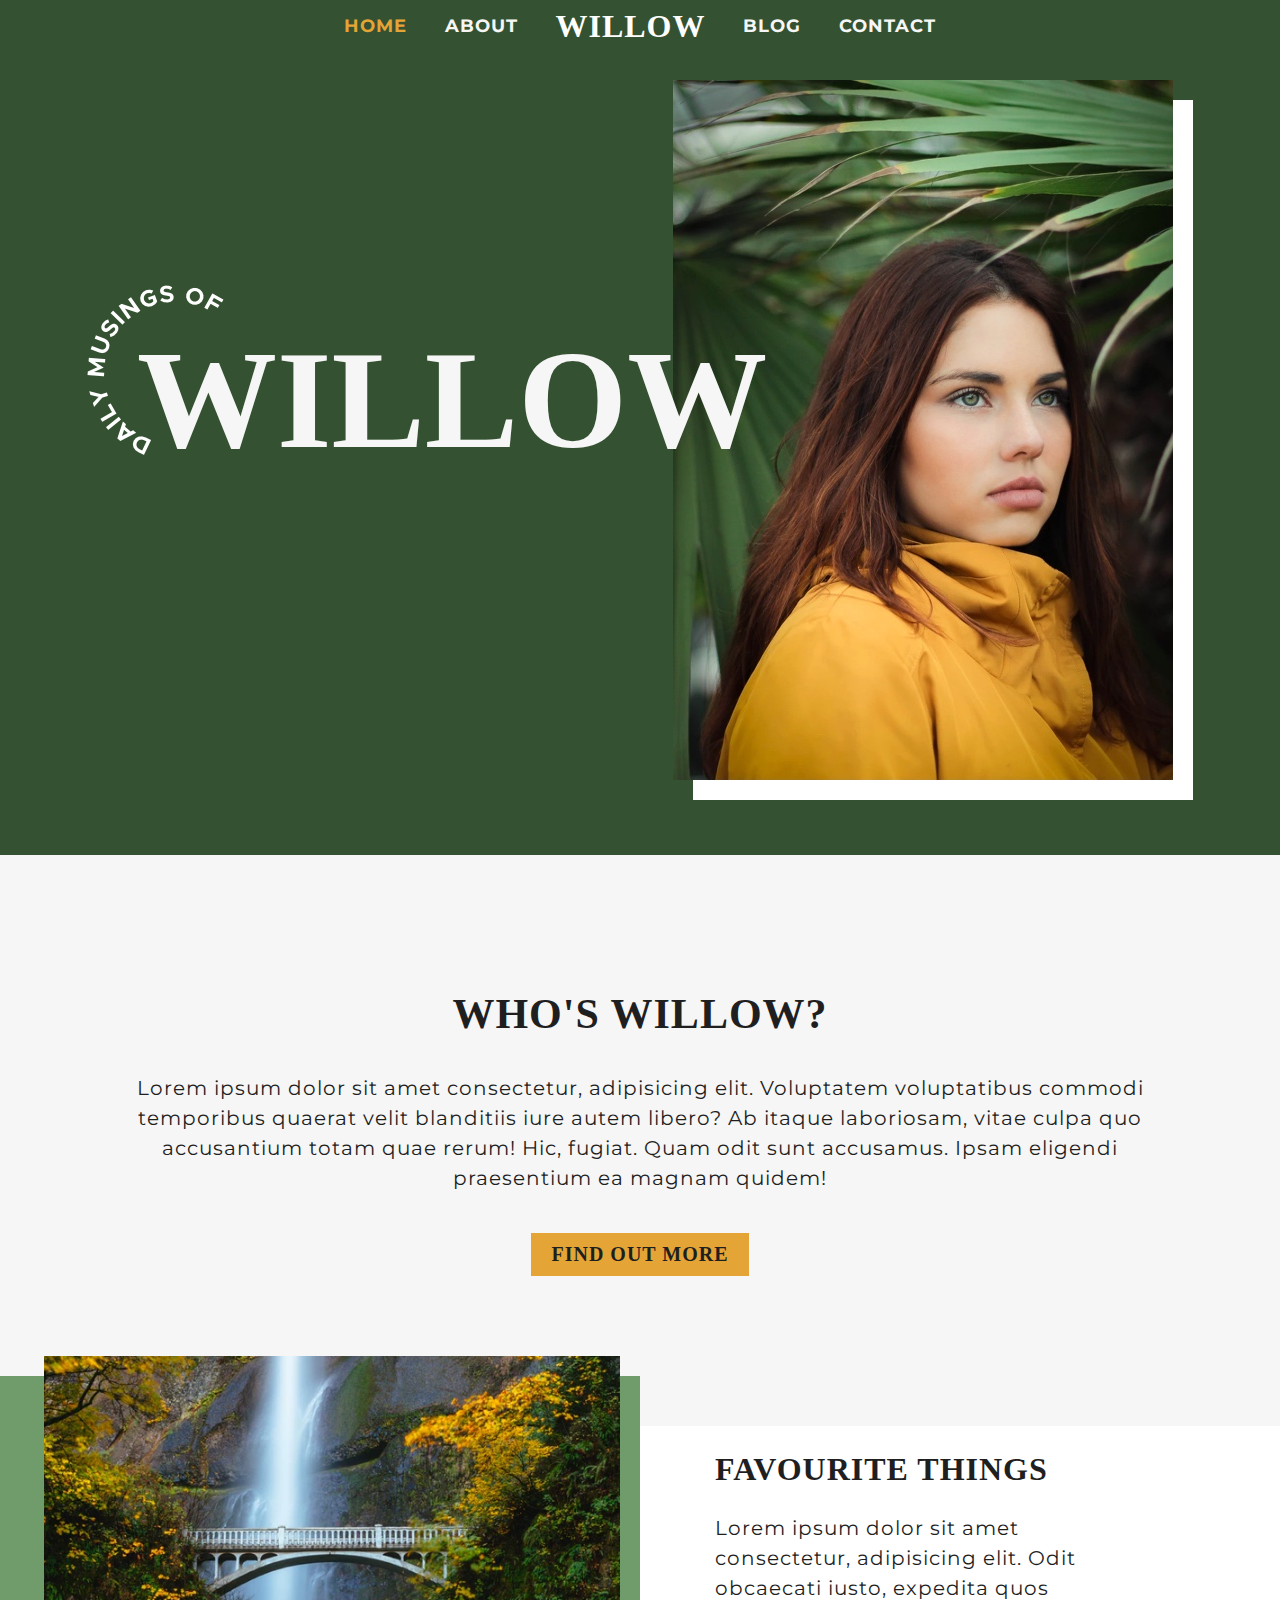
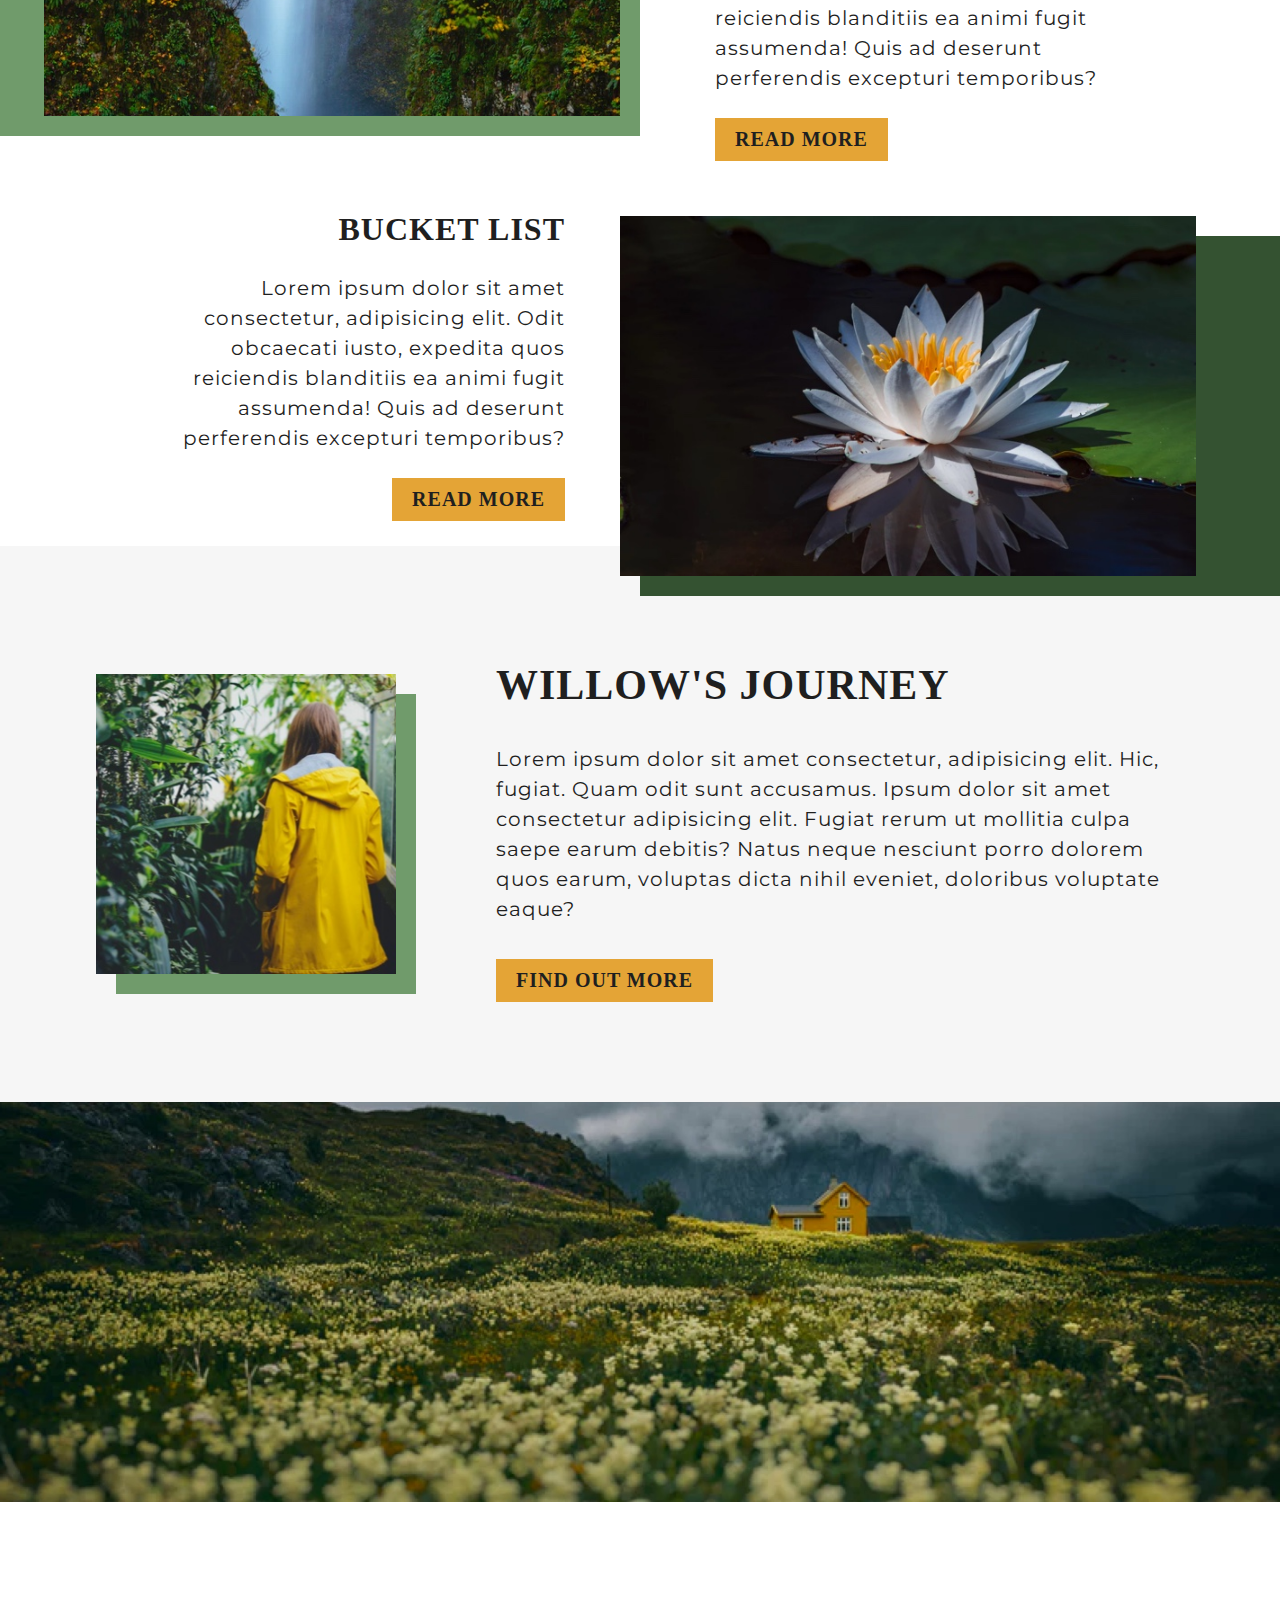
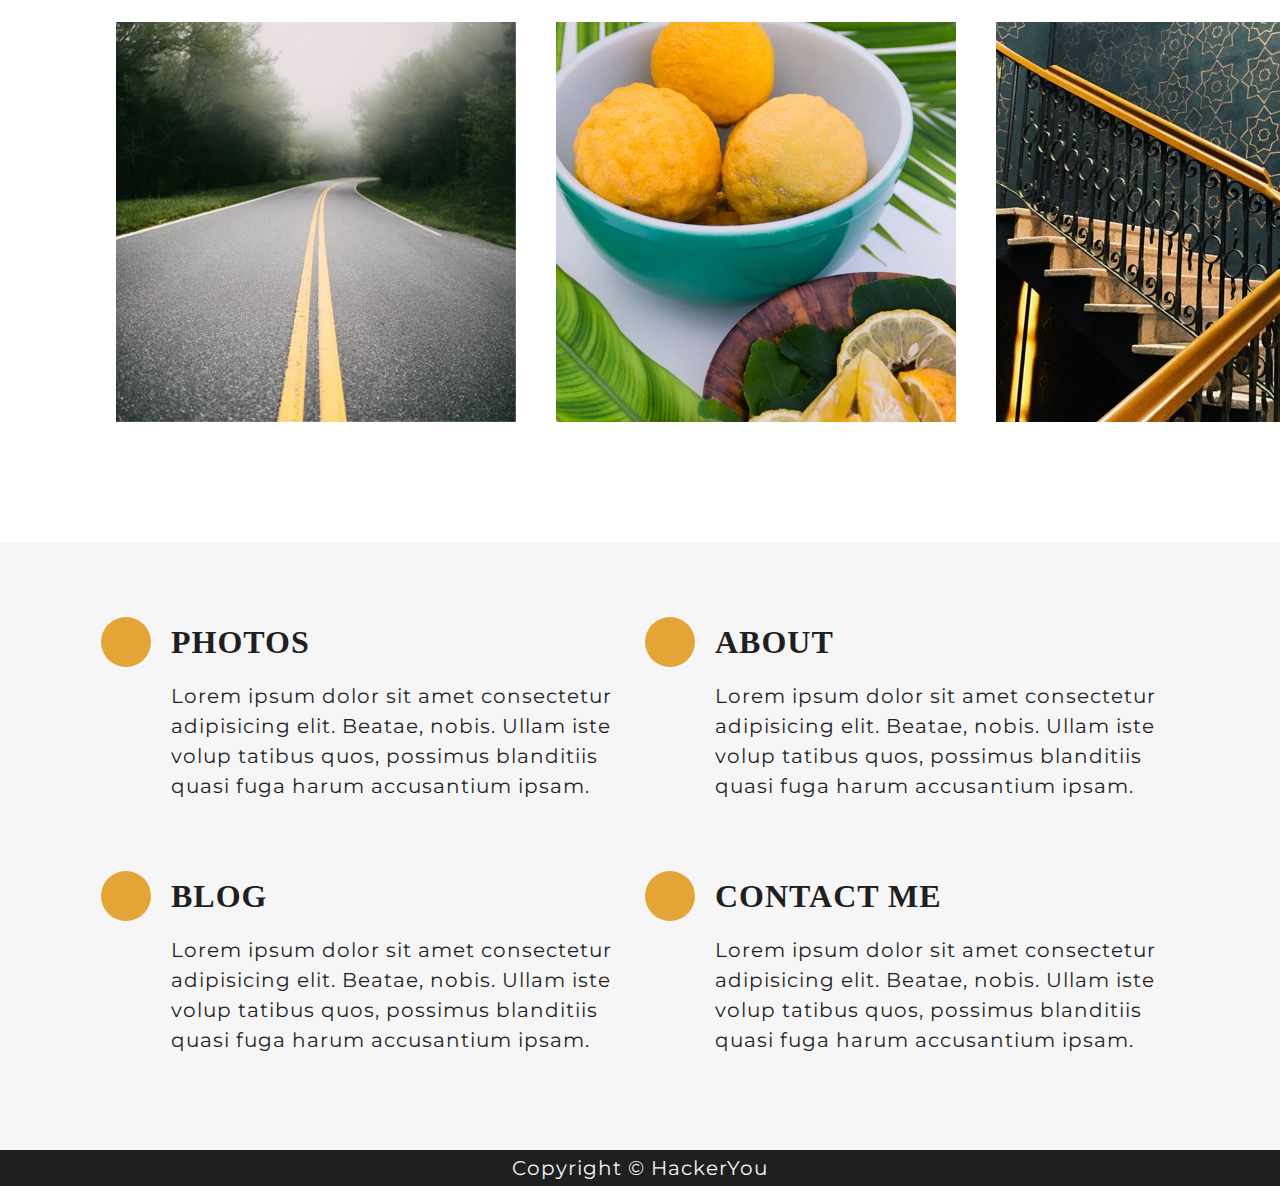
<file: index.html>
<!DOCTYPE html>
<html lang="en">
<head>
     <meta charset="UTF-8">
     <meta name="viewport" content="width=device-width, initial-scale=1.0">
     <meta http-equiv="X-UA-Compatible" content="ie=edge">
     <title>Willow</title>
     <link rel="stylesheet" href="https://use.fontawesome.com/releases/v5.4.2/css/all.css" integrity="sha384-/rXc/GQVaYpyDdyxK+ecHPVYJSN9bmVFBvjA/9eOB+pb3F2w2N6fc5qB9Ew5yIns"
          crossorigin="anonymous">
     <link href="https://fonts.googleapis.com/css?family=Abril+Fatface|Montserrat:400,700" rel="stylesheet">
     <link rel="stylesheet" href="styles/style.css">
</head>
<body>
     <a href="#main" class="skip-link">Skip to main content</a>

     <header class="header--main">
          <div class="top-bar">
               <div class="relativebar">

                    <input class="menu-toggle hidden" id="menu-toggle" type="checkbox"/>
                    <label class='menu-button__container' for="menu-toggle">
                         <i class="fas fa-bars menu-button-icon"></i>
                    </label>
                    <nav class="top-bar-nav">
                         <ul class="top-nav">
                              <li class="top-nav__item"><a href="index.html" class="top-nav__link top-nav__link--active">Home</a></li>
                              <li class="top-nav__item"><a href="#about" class="top-nav__link">About</a></li>
                              <li class="top-nav__item top-nav__item--large"><a href="#main" class="top-nav__link top-nav__link--large">Willow</a></li>
                              <li class="top-nav__item"><a href="blog.html" class="top-nav__link">Blog</a></li>
                              <li class="top-nav__item"><a href="contact.html" class="top-nav__link">Contact</a></li>
                         </ul>
                    </nav>
               </div>
          </div>
          <div class="wrapper">
               <div class="main-title-wrap">
                    <img src="styles/assets/circle-text.png" class="main-title__prefix" alt="">
                    <h1 class="main-title--main-page"><span class="visually-hidden">Daily musings of</span> Willow</h1>
               </div>
               <div class="willow-pic">
                    <img src="styles/assets/home-image-1.jpg" alt="A picture of Willow looking sensually into the distance" class="willow-pic__img">
               </div>
          </div>
     </header>
     <main id="main">
          <section id="about" class="about-section">
               <div class="wrapper">
                    <h2 class="title--large">Who's Willow?</h2>
                    <p class="content about-section__content">Lorem ipsum dolor sit amet consectetur, adipisicing elit. Voluptatem voluptatibus commodi temporibus quaerat velit blanditiis iure autem libero? Ab itaque laboriosam, vitae culpa quo accusantium totam quae rerum! Hic, fugiat. Quam odit sunt accusamus. Ipsam eligendi praesentium ea magnam quidem!</p>
                    <div class="more-button">
                         <a href="#" class="more-button__link">Find out more</a>
                    </div>
               </div>
          </section>
          <section id="blog" class="blog-section">
               <div class="blog-section__post blog-section__post--left">
                    <div class="blog-section__picture blog-section__picture--left">
                         <div class="blog-section__img-background blog-section__img-background--left">
                              <img class="blog-section__img" src="styles/assets/home-image-2.jpg" alt="A Bridge crossing a river with waterfall in the background">
                         </div>
                    </div>
                    <div class="blog-section__description">
                         <h3 class="title--small">Favourite Things</h3>
                         <p class="blog-section__content--left content">Lorem ipsum dolor sit amet consectetur, adipisicing elit. Odit obcaecati iusto, expedita quos reiciendis blanditiis ea animi fugit assumenda! Quis ad deserunt perferendis excepturi temporibus?</p>
                         <div class="more-button">
                              <a href="#" class="more-button__link">Read more</a>
                         </div>
                    </div>
               </div>
               <div class="blog-section__post blog-section__post--right">
                    <div class="blog-section__picture blog-section__picture--right">
                         <div class="blog-section__img-background blog-section__img-background--right">
                              <img class="blog-section__img" src="styles/assets/home-image-3.jpg" alt="A water lily floating on water">
                         </div>
                    </div>
                    <div class="blog-section__description blog-section__description--right">
                         <h3 class="title--small">Bucket List</h3>
                         <p class="blog-section__content--right content">Lorem ipsum dolor sit amet consectetur, adipisicing elit. Odit obcaecati iusto, expedita quos reiciendis blanditiis ea animi fugit assumenda! Quis ad deserunt perferendis excepturi temporibus?</p>
                         <div class="more-button">
                              <a href="#" class="more-button__link">Read more</a>
                         </div>
                    </div>
               </div>
          </section>
          <section id="journey" class="journey-section">
               <div class="wrapper">
                    <div class="journey-section__pic">
                         <img class="journey-section__img" src="styles/assets/home-image-4.jpg" alt="Willow staring sensually at some plants while wearing a yellow raincoat">
                    </div>
                    <div class="journey-section__description">
                         <h2 class="title--large">Willow's Journey</h2>
                         <p class="content journey-section__content">Lorem ipsum dolor sit amet consectetur, adipisicing elit. Hic, fugiat. Quam odit sunt accusamus. Ipsum dolor sit amet consectetur adipisicing elit. Fugiat rerum ut mollitia culpa saepe earum debitis? Natus neque nesciunt porro dolorem quos earum, voluptas dicta nihil eveniet, doloribus voluptate eaque?</p>
                         <div class="more-button">
                              <a href="#" class="more-button__link">Find out more</a>
                         </div>
                    </div>
               </div>
          </section>
          <section id="gallery" class="gallery-section">
               <img class="gallery-section__banner" src="styles/assets/home-image-5.jpg" alt="A farmhouse on a hill">
               <div class="wrapper">
                    <img class="gallery-section__pic" src="styles/assets/home-image-6.jpg" alt="A road going into the distance">
                    <img class="gallery-section__pic" src="styles/assets/home-image-7.jpg" alt="Lemons in a bowl">
                    <img class="gallery-section__pic" src="styles/assets/home-image-8.jpg" alt="A staircase with cool wallpaper">
               </div>
          </section>
          <section id="info" class="info-section">
               <div class="wrapper">
                    <div class="info-section__cell">
                         <div class="info-section__icon">
                              <div class="info-section__icon--round">
                                   <a href="#gallery" class="info-section__icon-link"><i class="fas fa-image"></i></a>
                              </div>
                         </div>
                         <div class="info-section__info">
                              <h3 class="title--small"><a class="title__link" href="#gallery">Photos</a></h3>
                              <p class="info-section__content content">Lorem ipsum dolor sit amet consectetur adipisicing elit. Beatae, nobis. Ullam iste volup tatibus quos, possimus blanditiis quasi fuga harum accusantium ipsam.</p>
                         </div>
                    </div>
                    <div class="info-section__cell">
                         <div class="info-section__icon">
                              <div class="info-section__icon--round">
                                   <a href="#about" class="info-section__icon-link"><i class="fas fa-user"></i></a>
                              </div>
                         </div>
                         <div class="info-section__info">
                              <h3 class="title--small"><a class="title__link" href="#about">About</a></h3>
                              <p class="info-section__content content">Lorem ipsum dolor sit amet consectetur adipisicing elit. Beatae, nobis. Ullam iste volup tatibus quos, possimus
                              blanditiis quasi fuga harum accusantium ipsam.</p>
                         </div>
                    </div>
                    <div class="info-section__cell">
                         <div class="info-section__icon">
                              <div class="info-section__icon--round">
                                   <a href="blog.html" class="info-section__icon-link"><i class="fas fa-tv"></i></i></a>
                              </div>
                         </div>
                         <div class="info-section__info">
                              <h3 class="title--small"><a class="title__link" href="blog.html">Blog</a></h3>
                              <p class="info-section__content content">Lorem ipsum dolor sit amet consectetur adipisicing elit. Beatae, nobis. Ullam iste volup tatibus quos, possimus
                              blanditiis quasi fuga harum accusantium ipsam.</p>
                         </div>
                    </div>
                    <div class="info-section__cell">
                         <div class="info-section__icon">
                              <div class="info-section__icon--round">
                                   <a href="contact.html" class="info-section__icon-link"><i class="fas fa-phone"></i></i></a>
                              </div>
                         </div>
                         <div class="info-section__info">
                              <h3 class="title--small"><a class="title__link" href="contact.html">Contact me</a></h3>
                              <p class="info-section__content content">Lorem ipsum dolor sit amet consectetur adipisicing elit. Beatae, nobis. Ullam iste volup tatibus quos, possimus
                              blanditiis quasi fuga harum accusantium ipsam.</p>
                         </div>
                    </div>
               </div>
          </section>
     </main>
     <footer>
          <div class="copyright">
               <p class="copyright__message">Copyright &copy; HackerYou</p>
          </div>
     </footer>
</body>
</html>
</file>
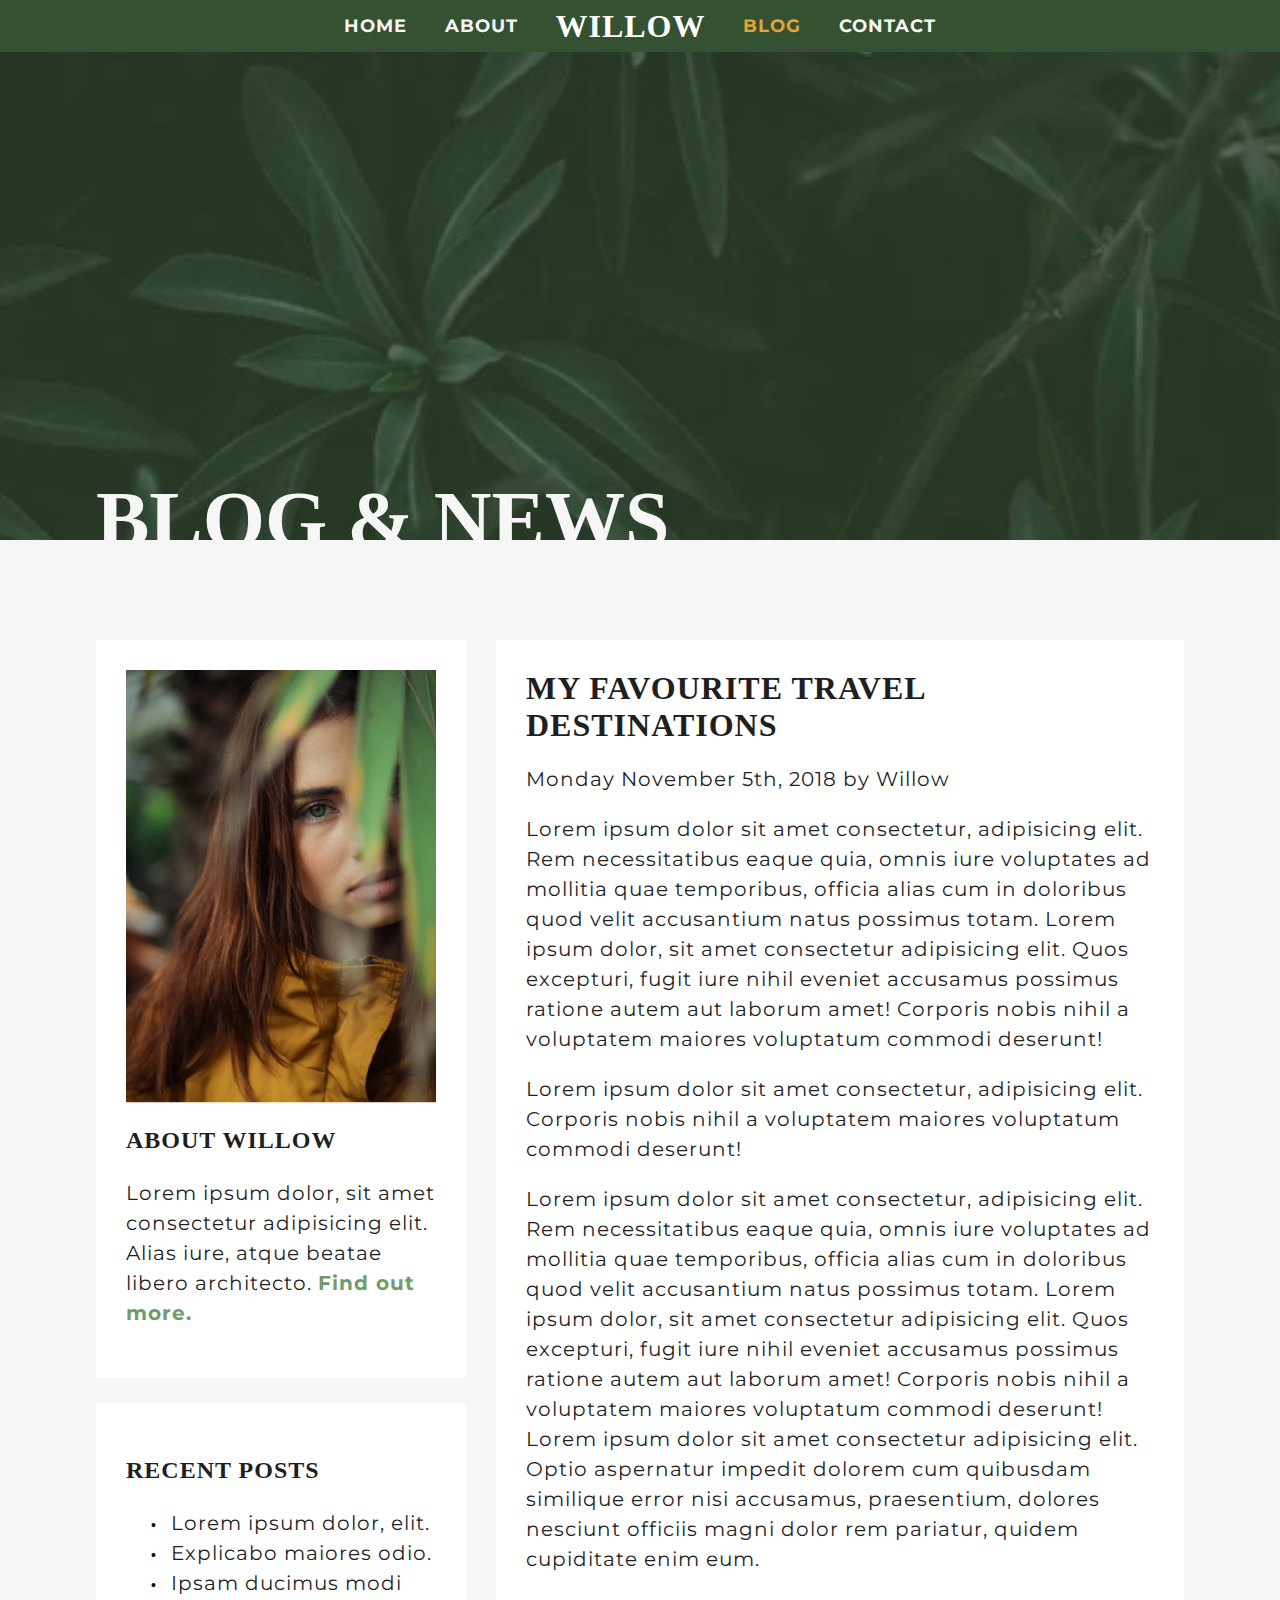
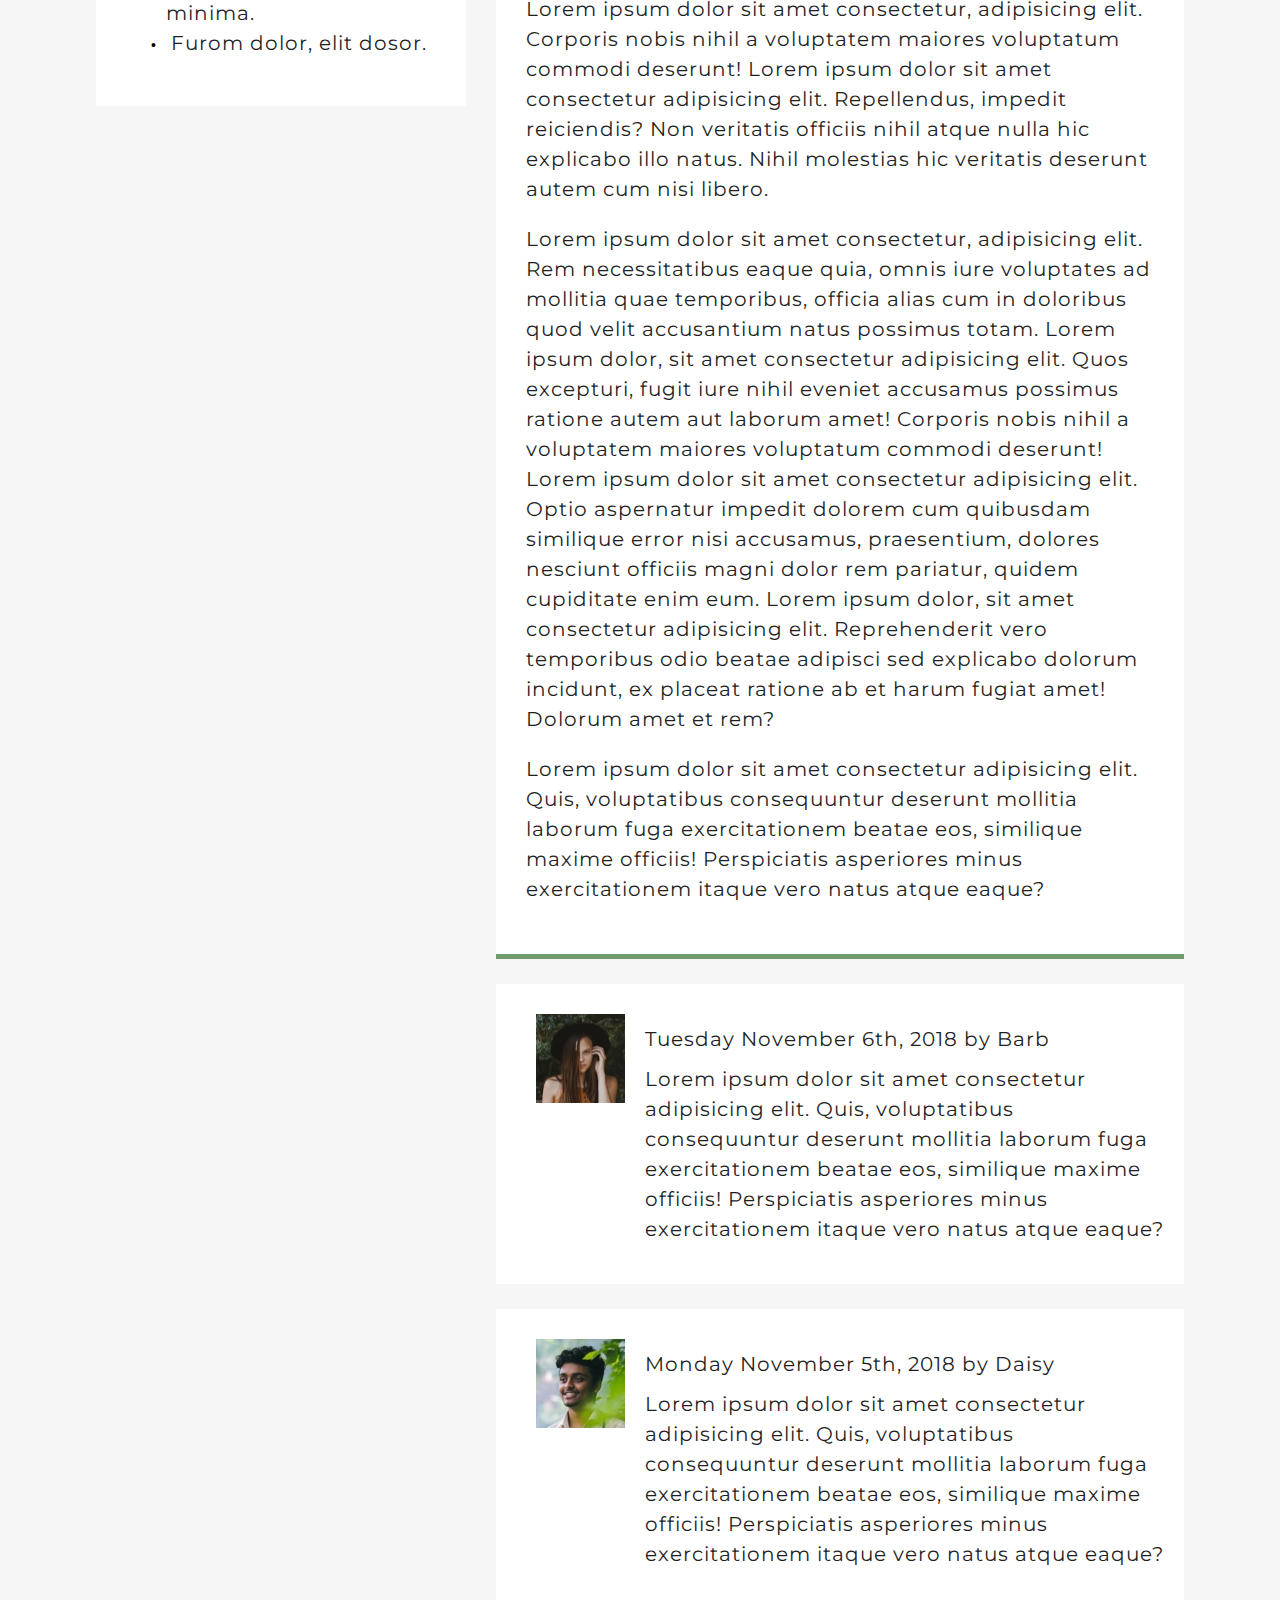
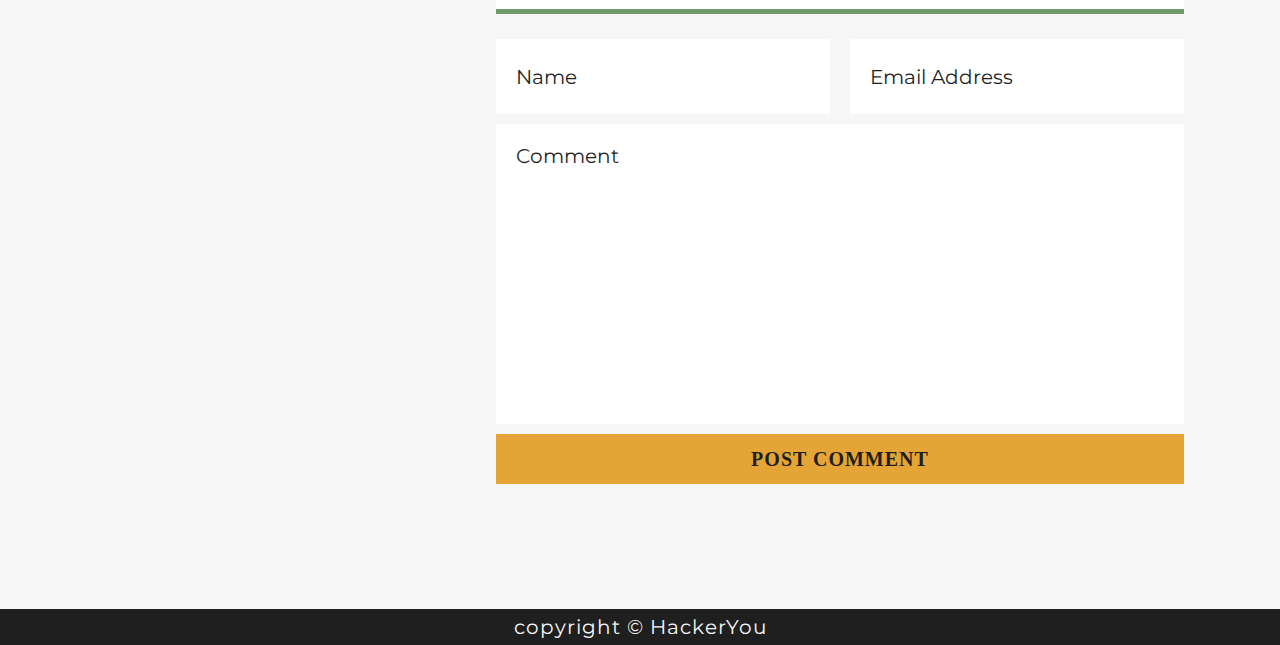
<file: blog.html>
<!DOCTYPE html>
<html lang="en">
<head>
     <meta charset="UTF-8">
     <meta name="viewport" content="width=device-width, initial-scale=1.0">
     <meta http-equiv="X-UA-Compatible" content="ie=edge">
     <title>Willow's Blog</title>
     <link rel="stylesheet" href="https://use.fontawesome.com/releases/v5.4.2/css/all.css" integrity="sha384-/rXc/GQVaYpyDdyxK+ecHPVYJSN9bmVFBvjA/9eOB+pb3F2w2N6fc5qB9Ew5yIns"
          crossorigin="anonymous">
     <link href="https://fonts.googleapis.com/css?family=Abril+Fatface|Montserrat:400,700" rel="stylesheet">
     <link rel="stylesheet" href="styles/style.css">
</head>

<body>
     <a href="#main" class="skip-link">Skip to main content</a>
     <header class="header--small-plants">
          <div class="top-bar">
               <div class="relativebar">
                    <input class="menu-toggle hidden" id="menu-toggle" type="checkbox" />
                    <label class='menu-button__container' for="menu-toggle">
                         <i class="fas fa-bars menu-button-icon"></i>
                    </label>
                    <nav class="top-bar-nav">
                         <ul class="top-nav">
                              <li class="top-nav__item"><a href="index.html" class="top-nav__link">Home</a></li>
                              <li class="top-nav__item"><a href="index.html#about" class="top-nav__link">About</a></li>
                              <li class="top-nav__item top-nav__item--large"><a href="#main" class="top-nav__link top-nav__link--large">Willow</a></li>
                              <li class="top-nav__item"><a href="blog.html" class="top-nav__link top-nav__link--active">Blog</a></li>
                              <li class="top-nav__item"><a href="contact.html" class="top-nav__link">Contact</a></li>
                         </ul>
                    </nav>
               </div>
          </div>
          <div class="wrapper">

               <h1 class="main-title">Blog & News</h1>
          </div>
     </header>
     <main id="main" class="background blog">
          <div class="wrapper">
               <section class="blog-section">
                    <div class="blog__post">
                         <h2 class="title--small">My favourite travel destinations</h2>
                         <p class="content">Monday November 5th, 2018 by Willow</p>
                         <p class="content">Lorem ipsum dolor sit amet consectetur, adipisicing elit. Rem necessitatibus eaque quia, omnis iure voluptates ad mollitia quae temporibus, officia alias cum in doloribus quod velit accusantium natus possimus totam. Lorem ipsum dolor, sit amet consectetur adipisicing elit. Quos excepturi, fugit iure nihil eveniet accusamus possimus ratione autem aut laborum amet! Corporis nobis nihil a voluptatem maiores voluptatum commodi deserunt!</p>
                         <p class="content">Lorem ipsum dolor sit amet consectetur, adipisicing elit. Corporis nobis nihil a voluptatem maiores voluptatum commodi deserunt!</p>
                         <p class="content">Lorem ipsum dolor sit amet consectetur, adipisicing elit. Rem necessitatibus eaque quia, omnis iure voluptates ad mollitia quae temporibus, officia alias cum in doloribus quod velit accusantium natus possimus totam. Lorem ipsum dolor, sit amet consectetur adipisicing elit. Quos excepturi, fugit iure nihil eveniet accusamus possimus ratione autem aut laborum amet! Corporis nobis nihil a voluptatem maiores voluptatum commodi deserunt! Lorem ipsum dolor sit amet consectetur adipisicing elit. Optio aspernatur impedit dolorem cum quibusdam similique error nisi accusamus, praesentium, dolores nesciunt officiis magni dolor rem pariatur, quidem cupiditate enim eum.</p>
                         <p class="content">Lorem ipsum dolor sit amet consectetur, adipisicing elit. Corporis nobis nihil a voluptatem maiores voluptatum commodi deserunt! Lorem ipsum dolor sit amet consectetur adipisicing elit. Repellendus, impedit reiciendis? Non veritatis officiis nihil atque nulla hic explicabo illo natus. Nihil molestias hic veritatis deserunt autem cum nisi libero.</p>
                         <p class="content">Lorem ipsum dolor sit amet consectetur, adipisicing elit. Rem necessitatibus eaque quia, omnis iure voluptates ad mollitia quae temporibus, officia alias cum in doloribus quod velit accusantium natus possimus totam. Lorem ipsum dolor, sit amet consectetur adipisicing elit. Quos excepturi, fugit iure nihil eveniet accusamus possimus ratione autem aut laborum amet! Corporis nobis nihil a voluptatem maiores voluptatum commodi deserunt! Lorem ipsum dolor sit amet consectetur adipisicing elit. Optio aspernatur impedit dolorem cum quibusdam similique error nisi accusamus, praesentium, dolores nesciunt officiis magni dolor rem pariatur, quidem cupiditate enim eum. Lorem ipsum dolor, sit amet consectetur adipisicing elit. Reprehenderit vero temporibus odio beatae adipisci sed explicabo dolorum incidunt, ex placeat ratione ab et harum fugiat amet! Dolorum amet et rem?</p>
                         <p class="content">Lorem ipsum dolor sit amet consectetur adipisicing elit. Quis, voluptatibus consequuntur deserunt mollitia laborum fuga exercitationem beatae eos, similique maxime officiis! Perspiciatis asperiores minus exercitationem itaque vero natus atque eaque?</p>
                    </div>
                    <div class="blog__comments">
                         <div class="blog__comment">
                              <div class="blog__comment-pic">
                                   <img src="styles/assets/blog-image-3.jpg" alt="Commenter Photo" class="blog__comment-img">
                              </div>
                              <div class="blog__comment-content">
                                   <p class="content">Tuesday November 6th, 2018 by Barb</p>
                                   <p class="content">Lorem ipsum dolor sit amet consectetur adipisicing elit. Quis, voluptatibus consequuntur deserunt mollitia laborum fuga exercitationem beatae eos, similique maxime officiis! Perspiciatis asperiores minus exercitationem itaque vero natus atque eaque?</p>
                              </div>
                         </div>
                         <div class="blog__comment blog__comment">
                              <div class="blog__comment-pic">
                                   <img src="styles/assets/blog-image-4.jpg" alt="Commenter Photo" class="blog__comment-img">
                              </div>
                              <div class="blog__comment-content">
                                   <p class="content">Monday November 5th, 2018 by Daisy</p>
                                   <p class="content">Lorem ipsum dolor sit amet consectetur adipisicing elit. Quis, voluptatibus consequuntur
                                        deserunt mollitia laborum fuga exercitationem beatae eos, similique maxime officiis! Perspiciatis asperiores
                                        minus exercitationem itaque vero natus atque eaque?</p>
                              </div>
                         </div>
                         <!-- <div class="blog__comment blog__comment">
                              <div class="blog__comment-pic">
                                   <img src="styles/assets/blog-image-4.jpg" alt="Commenter Photo" class="blog__comment-img">
                              </div>
                              <div class="blog__comment-content">
                                   <p class="content">Monday November 5th, 2018 by Daisy</p>
                                   <p class="content">Lorem ipsum dolor sit amet consectetur adipisicing elit. Quis, voluptatibus consequuntur
                                        deserunt mollitia laborum fuga exercitationem beatae eos, similique maxime officiis! Perspiciatis asperiores
                                        minus exercitationem itaque vero natus atque eaque?</p>
                              </div>
                         </div> -->
                    </div>
                    <div class="contact-me">
                         <form class="contact-me__form" action="POST">
                              <div class="contact-me__details">
                                   <input class="contact-me__input" type="text" id="name" placeholder="Name">
                                   <label class="visually-hidden" for="name">Name</label>
                                   <input class="contact-me__input" type="email" id="email" placeholder="Email Address">
                                   <label class="visually-hidden" for="email">Email Address</label>
                              </div>
                              <textarea class="contact-me__input--large" type="text" id="comment" placeholder="Comment"></textarea>
                              <label class="visually-hidden"for="comment">Message</label>
                              <!-- <input type="submit" value="Post Comment" class="more-button"> -->
                              <button class="more-button" id="submit">Post Comment</button>
                         </form>
                    </div>
               </section>
               <aside class="aside">
                    <div class="aside__about">
                         <div class="aside__about-pic">
                              <img class="aside__about-img" src="styles/assets/blog-image-2.jpg" alt="willow staring at the camera like there's a burger behind the lens">
                         </div>
                          <div class="aside__about-info">
                                   <h3 class="subtitle--small">About Willow</h3>
                                   <p class="content aside__content">Lorem ipsum dolor, sit amet consectetur adipisicing elit. Alias iure, atque
                                        beatae libero architecto. <a class="content__link" href="#">Find out more.</a></p>
                         </div>
                    </div>
                    <div class="aside__posts">
                         <h3 class="subtitle--small">Recent Posts</h3>
                         <ul class="aside__post-list">
                              <li class="aside__list-item"><a href="#" class="content">Lorem ipsum dolor, elit.</a></li>
                              <li class="aside__list-item"><a href="#" class="content">Explicabo maiores odio.</a></li>
                              <li class="aside__list-item"><a href="#" class="content">Ipsam ducimus modi minima.</a></li>
                              <li class="aside__list-item"><a href="#" class="content">Furom dolor, elit dosor.</a></li>
                         </ul>
                    </div>
               </aside>

          </div>
     </main>
     <footer>
          <div class="copyright">
               <p class="copyright__message">copyright &copy; HackerYou</p>
          </div>
     </footer>
</body>
</html>
</file>
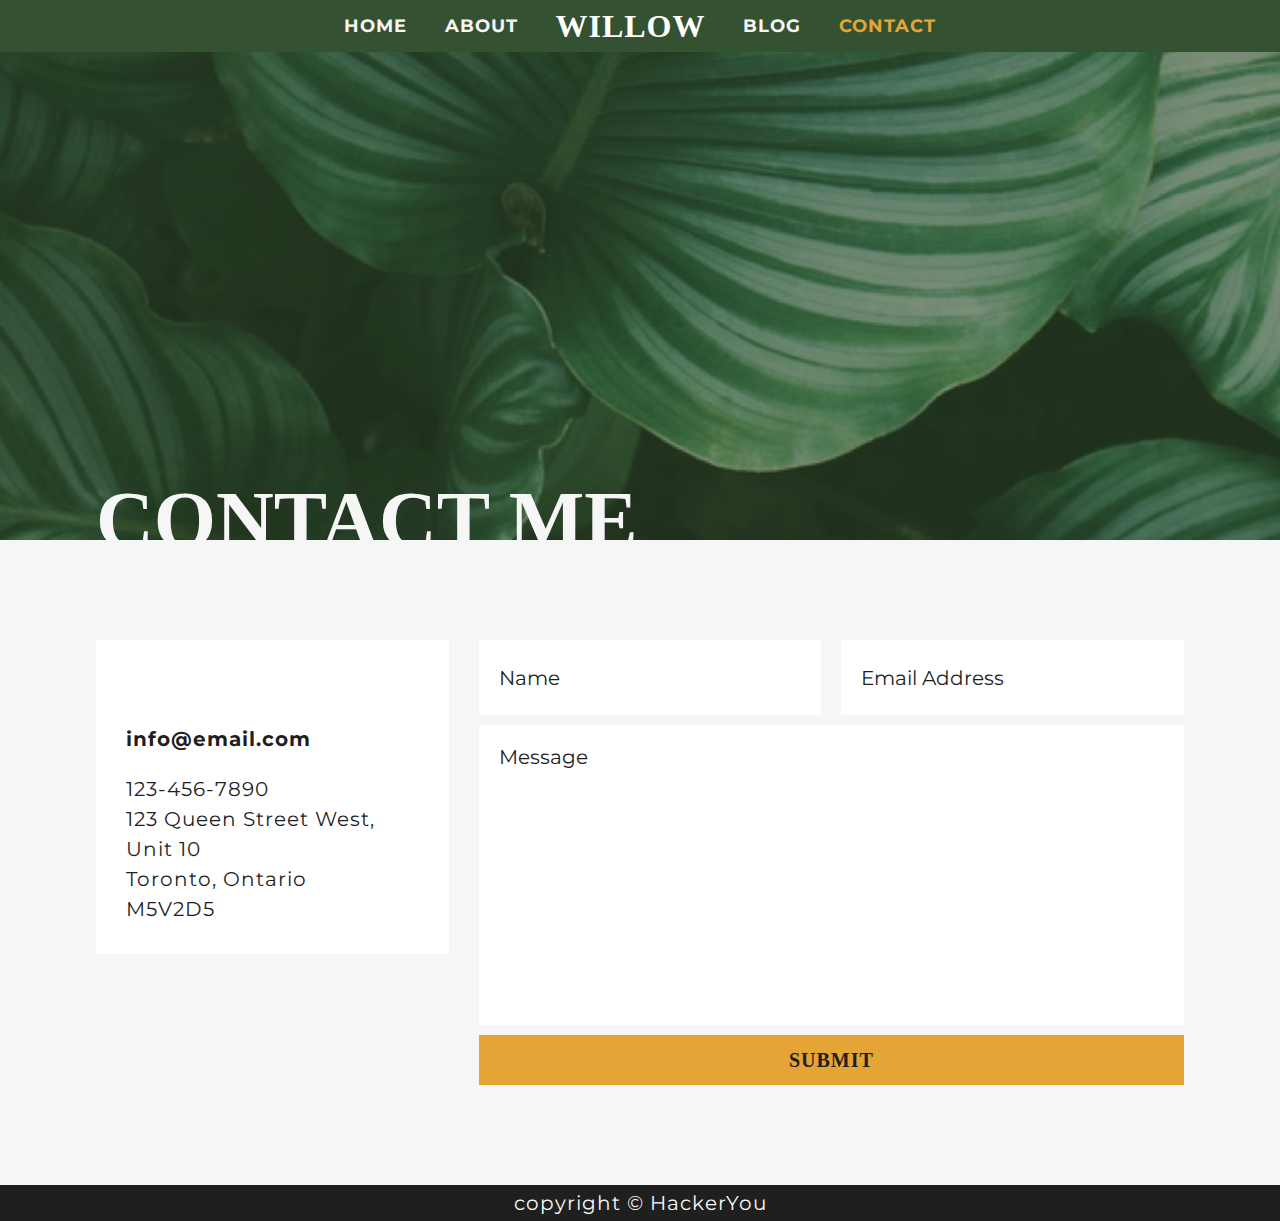
<file: contact.html>
<!DOCTYPE html>
<html lang="en">
<head>
     <meta charset="UTF-8">
     <meta name="viewport" content="width=device-width, initial-scale=1.0">
     <meta http-equiv="X-UA-Compatible" content="ie=edge">
     <title>Contact Willow</title>
     <link rel="stylesheet" href="https://use.fontawesome.com/releases/v5.4.2/css/all.css" integrity="sha384-/rXc/GQVaYpyDdyxK+ecHPVYJSN9bmVFBvjA/9eOB+pb3F2w2N6fc5qB9Ew5yIns"
          crossorigin="anonymous">
     <link href="https://fonts.googleapis.com/css?family=Abril+Fatface|Montserrat:400,700" rel="stylesheet">
     <link rel="stylesheet" href="styles/style.css">
</head>
<body>
     <a href="#main" class="skip-link">Skip to main content</a>
     <header class="header--large-plants">
          <div class="top-bar">
               <div class="relativebar">
                    <input class="menu-toggle hidden" id="menu-toggle" type="checkbox" />
                    <label class='menu-button__container' for="menu-toggle">
                         <i class="fas fa-bars menu-button-icon"></i>
                    </label>
                    <nav class="top-bar-nav">
                         <ul class="top-nav">
                              <li class="top-nav__item"><a href="index.html" class="top-nav__link top-nav__link">Home</a></li>
                              <li class="top-nav__item"><a href="index.html#about" class="top-nav__link">About</a></li>
                              <li class="top-nav__item top-nav__item--large"><a href="#main" class="top-nav__link top-nav__link--large">Willow</a></li>
                              <li class="top-nav__item"><a href="blog.html" class="top-nav__link">Blog</a></li>
                              <li class="top-nav__item"><a href="contact.html" class="top-nav__link top-nav__link--active">Contact</a></li>
                         </ul>
                    </nav>
               </div>
          </div>
          <div class="wrapper">
               <h1 class="main-title">Contact Me</h1>
          </div>
     </header>
     <main id="main" class="background contact-page">
          <div class="wrapper">

               <section class="contact-info">
                    <div class="info-box">
                         <div class="info-box__social">
                              <a class="social-link" href="#"><i class="fab fa-facebook-f"></i></a>
                              <a class="social-link" href="#"><i class="fab fa-twitter"></i></a>
                              <a class="social-link" href="#"><i class="fab fa-linkedin-in"></i></a>
                              <a class="social-link" href="#"><i class="fab fa-instagram"></i></a>
                         </div>
                         <p class="info-box__info--bold content">info@email.com</p>
                         <p class="info-box__info content">123-456-7890</p>
                         <p class="info-box__info content">123 Queen Street West, Unit 10</p>
                         <p class="info-box__info content">Toronto, Ontario</p>
                         <p class="info-box__info content">M5V2D5</p>
                    </div>
               </section>
               
               <section class="contact-me">
                    <form class="contact-me__form" action="Post">
                         <div class="contact-me__details">
                              <input class="contact-me__input" type="text" id="name" placeholder="Name">
                              <label class="visually-hidden" for="name">Name</label>
                              <input class="contact-me__input" type="email" id="email" placeholder="Email Address">
                              <label class="visually-hidden" for="email">Email Address</label>
                         </div>
                         <textarea class="contact-me__input--large" type="text" id="comment" placeholder="Message"></textarea>
                         <label class="visually-hidden" for="comment">Message</label>
                         
                         <button class="more-button">Submit</button>
                    </form>
               </section>
          </div>
     </main>
     <footer>
          <div class="copyright">
               <p class="copyright__message">copyright &copy; HackerYou</p>
          </div>
     </footer>
</body>
</html>
</file>
<file: styles/style.css>
@charset "UTF-8";
/* Setup Snippet, general styling*/
article, aside, details, figcaption, figure, footer, header, hgroup, nav, section, summary {
  display: block; }

audio, canvas, video {
  display: inline-block; }

audio:not([controls]) {
  display: none;
  height: 0; }

[hidden] {
  display: none; }

html {
  font-family: sans-serif;
  -webkit-text-size-adjust: 100%;
  -ms-text-size-adjust: 100%; }

a:focus {
  outline: thin dotted; }

a:active, a:hover {
  outline: 0; }

h1 {
  font-size: 2em; }

abbr[title] {
  border-bottom: 1px dotted; }

b, strong {
  font-weight: 700; }

dfn {
  font-style: italic; }

mark {
  background: #ff0;
  color: #000; }

code, kbd, pre, samp {
  font-family: monospace, serif;
  font-size: 1em; }

pre {
  white-space: pre-wrap;
  word-wrap: break-word; }

q {
  quotes: \201C \201D \2018 \2019; }

small {
  font-size: 80%; }

sub, sup {
  font-size: 75%;
  line-height: 0;
  position: relative;
  vertical-align: baseline; }

sup {
  top: -.5em; }

sub {
  bottom: -.25em; }

img {
  border: 0; }

svg:not(:root) {
  overflow: hidden; }

fieldset {
  border: 1px solid silver;
  margin: 0 2px;
  padding: .35em .625em .75em; }

button, input, select, textarea {
  font-family: inherit;
  font-size: 100%;
  margin: 0; }

button, input {
  line-height: normal; }

button, html input[type=button], input[type=reset], input[type=submit] {
  -webkit-appearance: button;
  cursor: pointer; }

button[disabled], input[disabled] {
  cursor: default; }

input[type=checkbox], input[type=radio] {
  -webkit-box-sizing: border-box;
  box-sizing: border-box;
  padding: 0; }

input[type=search] {
  -webkit-appearance: textfield;
  -moz-box-sizing: content-box;
  -webkit-box-sizing: content-box;
  box-sizing: content-box; }

input[type=search]::-webkit-search-cancel-button, input[type=search]::-webkit-search-decoration {
  -webkit-appearance: none; }

textarea {
  overflow: auto;
  vertical-align: top; }

table {
  border-collapse: collapse;
  border-spacing: 0; }

body, figure {
  margin: 0; }

legend, button::-moz-focus-inner, input::-moz-focus-inner {
  border: 0;
  padding: 0; }

.clearfix:after {
  visibility: hidden;
  display: block;
  font-size: 0;
  content: '';
  clear: both;
  height: 0; }

* {
  -moz-box-sizing: border-box;
  -webkit-box-sizing: border-box;
  box-sizing: border-box; }

html {
  font-size: 62.5%;
  scroll-behavior: smooth; }
  html body {
    font-size: 1.8rem; }
  html a {
    text-decoration: none; }
  html ul {
    list-style: none; }

.wrapper {
  width: 85%;
  max-width: 1240px;
  margin: 0 auto; }

.content,
.copyright {
  font-family: "montserrat", sans-serif;
  color: #1f1f1f;
  font-size: 2rem;
  letter-spacing: 1px;
  line-height: 3rem; }

.title--small, .title--small .title__link {
  font-family: "AbrilFatface", serif;
  color: #1f1f1f;
  font-size: 3.2rem;
  font-weight: bold;
  text-transform: uppercase;
  letter-spacing: 1px; }

.title--large {
  font-family: "AbrilFatface", serif;
  color: #1f1f1f;
  font-size: 4.2rem;
  font-weight: bold;
  text-transform: uppercase;
  letter-spacing: 1px; }

.main-title {
  font-family: "AbrilFatface", serif;
  color: #f6f6f6;
  font-size: 8rem;
  font-weight: bold;
  text-transform: uppercase; }

.main-title--main-page {
  font-family: "AbrilFatface", serif;
  color: #f6f6f6;
  font-size: 14rem;
  font-weight: bold;
  text-transform: uppercase;
  line-height: 20rem; }

.contact-me__input, .contact-me__input--large {
  font-family: "montserrat", sans-serif;
  color: #1f1f1f;
  font-size: 2rem; }

.more-button {
  width: -webkit-fit-content;
  width: -moz-fit-content;
  width: fit-content; }
  .more-button__link, .contact-me .more-button {
    background: #e4a436;
    display: block;
    padding: 10px 20px;
    font-weight: bold;
    font-family: "AbrilFatface", serif;
    color: #1f1f1f;
    font-size: 20px;
    font-weight: bold;
    text-transform: uppercase;
    letter-spacing: 1px;
    text-transform: uppercase;
    -webkit-transition: background 0.1s, color 0.1s;
    -o-transition: background 0.1s, color 0.1s;
    transition: background 0.1s, color 0.1s; }
    .more-button__link:hover, .contact-me .more-button:hover {
      background: #345231;
      color: #f6f6f6; }

.skip-link {
  font-family: "montserrat", sans-serif;
  color: #1f1f1f;
  font-size: 2.3rem;
  text-transform: uppercase;
  position: absolute;
  height: 50px;
  width: 100%;
  text-align: center;
  left: -2000px;
  top: 10px;
  z-index: 100;
  background: #345231;
  color: #f6f6f6; }
  .skip-link:focus {
    left: 0px;
    outline: none;
    text-decoration: underline; }

.copyright {
  background: #1f1f1f;
  color: #f6f6f6;
  padding: 1px; }
  .copyright__message {
    width: 100%;
    text-align: center;
    margin: 2px auto; }

.header--main {
  background: #345231;
  height: 95vh; }
  .header--main .wrapper {
    display: -webkit-box;
    display: -ms-flexbox;
    display: flex;
    -ms-flex-pack: distribute;
    justify-content: space-around;
    -webkit-box-align: center;
    -ms-flex-align: center;
    align-items: center;
    padding-top: 50px; }
  .header--main .willow-pic {
    max-width: 70%; }
  .header--main .willow-pic__img {
    display: block;
    position: relative;
    top: 30px;
    max-width: 100%;
    -webkit-box-shadow: 20px 20px 0 white;
    box-shadow: 20px 20px 0 white; }

.main-title__prefix {
  position: absolute;
  left: -20px;
  top: -50px; }

.main-title-wrap {
  max-width: 50%;
  width: -webkit-fit-content;
  width: -moz-fit-content;
  width: fit-content;
  position: relative;
  z-index: 1;
  padding-left: 30px; }

.main-title--main-page {
  line-height: 13rem;
  margin: 0;
  padding: 0; }

.header--small-plants,
.header--large-plants {
  background: url(assets/contact-image-1.jpg);
  background-size: cover;
  height: 60vh;
  display: -webkit-box;
  display: -ms-flexbox;
  display: flex;
  -webkit-box-orient: vertical;
  -webkit-box-direction: normal;
  -ms-flex-direction: column;
  flex-direction: column;
  -webkit-box-pack: justify;
  -ms-flex-pack: justify;
  justify-content: space-between; }
  .header--small-plants .wrapper,
  .header--large-plants .wrapper {
    height: 100%;
    padding: 0;
    display: -webkit-box;
    display: -ms-flexbox;
    display: flex;
    -webkit-box-orient: vertical;
    -webkit-box-direction: normal;
    -ms-flex-direction: column;
    flex-direction: column;
    -webkit-box-pack: end;
    -ms-flex-pack: end;
    justify-content: flex-end; }
  .header--small-plants .main-title,
  .header--large-plants .main-title {
    line-height: 7rem;
    margin: 0;
    position: relative;
    top: 15px; }

.header--small-plants {
  background: url(assets/blog-image-1.jpg);
  background-size: cover; }

.top-bar {
  background: #345231;
  position: fixed;
  width: 100%;
  z-index: 10; }
  .top-bar .top-nav {
    padding: 0;
    width: 650px;
    margin: 0 auto;
    display: -webkit-box;
    display: -ms-flexbox;
    display: flex;
    -ms-flex-pack: distribute;
    justify-content: space-around;
    padding: 10px; }
    .top-bar .top-nav__item {
      line-height: 3.2rem; }
    .top-bar .top-nav__link {
      display: block;
      font-family: "montserrat", sans-serif;
      color: #1f1f1f;
      font-size: 1.8rem;
      color: #f6f6f6;
      text-transform: uppercase;
      font-weight: bold;
      letter-spacing: 1px;
      -webkit-transition: color 0.2s;
      -o-transition: color 0.2s;
      transition: color 0.2s; }
      .top-bar .top-nav__link:hover:not(.top-nav__link--large) {
        color: #1f1f1f; }
    .top-bar .top-nav__link--large {
      font-family: "AbrilFatface", serif;
      color: #1f1f1f;
      font-size: 3.2rem;
      font-weight: bold;
      text-transform: uppercase;
      letter-spacing: 1px;
      color: white; }
    .top-bar .top-nav__link--active {
      color: #e4a436; }
  .top-bar .menu-button {
    margin: 10px; }
    .top-bar .menu-button-icon {
      color: #f6f6f6;
      -webkit-transition: color 0.1s;
      -o-transition: color 0.1s;
      transition: color 0.1s; }
    .top-bar .menu-button__container {
      font-size: 5rem;
      padding: 5px 10px;
      cursor: pointer;
      display: none;
      max-width: 100%;
      -webkit-transition: background 0.1s;
      -o-transition: background 0.1s;
      transition: background 0.1s; }
      .top-bar .menu-button__container:hover {
        background: #e4a436; }
      .top-bar .menu-button__container:hover .menu-button-icon {
        color: #1f1f1f; }
  .top-bar .hidden {
    position: fixed;
    top: -100%;
    left: -100%; }

.about-section {
  text-align: center;
  background: #f6f6f6;
  padding: 100px 0 150px 0; }
  .about-section .more-button {
    margin: 0 auto;
    margin-top: 40px; }

.blog-section__post {
  display: -webkit-box;
  display: -ms-flexbox;
  display: flex;
  -ms-flex-wrap: wrap;
  flex-wrap: wrap;
  -webkit-box-align: center;
  -ms-flex-align: center;
  align-items: center;
  -webkit-box-pack: start;
  -ms-flex-pack: start;
  justify-content: flex-start; }
  .blog-section__post .title--small, .blog-section__post .title--small .title__link, .title--small .blog-section__post .title__link {
    margin: 0; }

.blog-section__post--right {
  -webkit-box-orient: horizontal;
  -webkit-box-direction: reverse;
  -ms-flex-direction: row-reverse;
  flex-direction: row-reverse; }

.blog-section__description {
  -webkit-box-flex: 2;
  -ms-flex: 2 0 500px;
  flex: 2 0 500px;
  padding: 25px 75px;
  display: -webkit-box;
  display: -ms-flexbox;
  display: flex;
  -webkit-box-orient: vertical;
  -webkit-box-direction: normal;
  -ms-flex-direction: column;
  flex-direction: column; }
  .blog-section__description--right {
    text-align: right;
    -webkit-box-align: end;
    -ms-flex-align: end;
    align-items: flex-end; }

.blog-section__content--left, .blog-section__content--right {
  width: 80%;
  margin: 25px 0; }

.blog-section__picture {
  -webkit-box-flex: 1;
  -ms-flex: 1 0 500px;
  flex: 1 0 500px;
  min-width: 50%;
  position: relative; }
  .blog-section__picture--left {
    top: -50px; }
  .blog-section__picture--right {
    bottom: -50px; }

.blog-section__img-background {
  background: #345231;
  width: 100%;
  display: -webkit-box;
  display: -ms-flexbox;
  display: flex; }
  .blog-section__img-background--left {
    -webkit-box-pack: right;
    -ms-flex-pack: right;
    justify-content: right;
    background: #709b6b; }

.blog-section__img {
  display: block;
  width: 90%;
  position: relative;
  top: -20px;
  left: -20px; }

.journey-section {
  background: #f6f6f6;
  padding: 100px 0; }
  .journey-section .wrapper {
    display: -webkit-box;
    display: -ms-flexbox;
    display: flex;
    -webkit-box-align: center;
    -ms-flex-align: center;
    align-items: center;
    -webkit-box-pack: justify;
    -ms-flex-pack: justify;
    justify-content: space-between;
    -ms-flex-wrap: wrap;
    flex-wrap: wrap; }
  .journey-section__pic {
    -webkit-box-flex: 0;
    -ms-flex: 0 0 300px;
    flex: 0 0 300px; }
  .journey-section__img {
    display: block;
    width: 100%;
    -webkit-box-shadow: 20px 20px 0 #709b6b;
    box-shadow: 20px 20px 0 #709b6b; }
  .journey-section__description {
    -webkit-box-flex: 1;
    -ms-flex: 1 0 350px;
    flex: 1 0 350px;
    margin: 5px 0 0 100px; }
  .journey-section .title--large {
    margin: 10px 0 0 0; }
  .journey-section__content {
    margin: 35px 0; }

.gallery-section__banner {
  width: 100%;
  display: block;
  background-position: bottom center; }

.gallery-section .wrapper {
  display: -webkit-box;
  display: -ms-flexbox;
  display: flex;
  -ms-flex-pack: distribute;
  justify-content: space-around;
  padding: 100px 0; }

.gallery-section__pic {
  display: block;
  margin: 20px; }

.info-section {
  background: #f6f6f6; }
  .info-section .wrapper {
    display: -webkit-box;
    display: -ms-flexbox;
    display: flex;
    -ms-flex-wrap: wrap;
    flex-wrap: wrap;
    padding: 50px 0; }
  .info-section__icon--round {
    width: 50px;
    height: 50px;
    border-radius: 50%;
    background: #e4a436; }
  .info-section__icon-link {
    display: block;
    width: 100%;
    height: 100%;
    border-radius: 50%;
    display: -webkit-box;
    display: -ms-flexbox;
    display: flex;
    -webkit-box-align: center;
    -ms-flex-align: center;
    align-items: center;
    -webkit-box-pack: center;
    -ms-flex-pack: center;
    justify-content: center;
    font-size: 2rem;
    color: #1f1f1f;
    -webkit-transition: color 0.1s;
    -o-transition: color 0.1s;
    transition: color 0.1s; }
    .info-section__icon-link:hover {
      color: #f6f6f6; }
  .info-section__cell {
    display: -webkit-box;
    display: -ms-flexbox;
    display: flex;
    -webkit-box-flex: 2;
    -ms-flex: 2 0 450px;
    flex: 2 0 450px;
    margin: 25px 5px;
    max-width: 100%; }
    .info-section__cell .title--small, .info-section__cell .title--small .title__link, .title--small .info-section__cell .title__link {
      margin: 1.5% 0; }
  .info-section__info {
    margin: 0 0 0 20px; }

.background {
  background: #f6f6f6; }
  .background .wrapper {
    display: -webkit-box;
    display: -ms-flexbox;
    display: flex;
    -ms-flex-wrap: wrap;
    flex-wrap: wrap;
    -webkit-box-pack: justify;
    -ms-flex-pack: justify;
    justify-content: space-between;
    padding: 100px 0; }

.contact-info {
  -webkit-box-flex: 1;
  -ms-flex: 1 0 250px;
  flex: 1 0 250px;
  margin: 0 30px 25px 0; }
  .contact-info .social-link {
    color: #345231;
    padding: 10px;
    font-size: 3rem; }
  .contact-info .info-box {
    padding: 30px 20px;
    background: white; }
  .contact-info .info-box__info {
    margin: 0;
    padding: 0 10px; }
    .contact-info .info-box__info--bold {
      font-weight: bold;
      padding: 0 10px; }

.contact-me {
  -webkit-box-flex: 2;
  -ms-flex: 2 0 500px;
  flex: 2 0 500px; }
  .contact-me .more-button {
    width: 100%;
    border: none;
    height: 50px; }
  .contact-me__details {
    display: -webkit-box;
    display: -ms-flexbox;
    display: flex;
    -webkit-box-pack: justify;
    -ms-flex-pack: justify;
    justify-content: space-between; }
  .contact-me__input, .contact-me__input--large {
    display: block;
    border: none;
    margin-bottom: 10px;
    width: calc(50% - 10px);
    height: 75px;
    padding: 20px;
    color: #1f1f1f; }
    .contact-me__input--large {
      width: 100%;
      min-width: 100%;
      max-width: 100%;
      height: 300px;
      resize: none; }
  .contact-me ::-webkit-input-placeholder {
    color: #1f1f1f;
    opacity: 1; }
  .contact-me :-ms-input-placeholder {
    color: #1f1f1f;
    opacity: 1; }
  .contact-me ::-ms-input-placeholder {
    color: #1f1f1f;
    opacity: 1; }
  .contact-me ::placeholder {
    color: #1f1f1f;
    opacity: 1; }

.visually-hidden:not(:focus):not(:active) {
  position: absolute;
  width: 1px;
  height: 1px;
  margin: -1px;
  border: 0;
  padding: 0;
  white-space: nowrap;
  -webkit-clip-path: inset(100%);
  clip-path: inset(100%);
  clip: rect(0 0 0 0);
  overflow: hidden; }

.blog .wrapper {
  display: -webkit-box;
  display: -ms-flexbox;
  display: flex;
  -webkit-box-orient: horizontal;
  -webkit-box-direction: reverse;
  -ms-flex-direction: row-reverse;
  flex-direction: row-reverse;
  -ms-flex-wrap: wrap;
  flex-wrap: wrap; }

.blog .blog-section {
  -webkit-box-flex: 2;
  -ms-flex: 2 0 500px;
  flex: 2 0 500px;
  margin-bottom: 25px; }
  .blog .blog-section .title--small, .blog .blog-section .title--small .title__link, .title--small .blog .blog-section .title__link {
    margin: 0; }

.blog__post, .blog__comment {
  background: white;
  padding: 30px;
  margin-bottom: 25px; }

.blog__post, .blog__comment:last-child {
  border-bottom: 5px solid #709b6b;
  margin-bottom: 0; }

.blog__comments {
  margin: 25px 0; }

.blog__comment {
  display: -webkit-box;
  display: -ms-flexbox;
  display: flex;
  padding: 30px 20px; }
  .blog__comment-pic {
    padding: 0 20px; }
  .blog__comment-img {
    display: block; }
  .blog__comment-content .content {
    margin: 10px 0; }

.blog .aside {
  -webkit-box-flex: 1;
  -ms-flex: 1 0 175px;
  flex: 1 0 175px;
  padding-right: 30px;
  display: -webkit-box;
  display: -ms-flexbox;
  display: flex;
  -webkit-box-orient: vertical;
  -webkit-box-direction: normal;
  -ms-flex-direction: column;
  flex-direction: column;
  -ms-flex-wrap: wrap;
  flex-wrap: wrap; }
  .blog .aside__about, .blog .aside__posts {
    background: white;
    margin-bottom: 25px;
    padding: 30px; }
  .blog .aside__about-pic {
    width: 100%; }
  .blog .aside__about-img {
    display: block; }
  .blog .aside .content__link {
    color: #709b6b;
    font-weight: bold; }
  .blog .aside__list-item::before {
    content: "•";
    position: relative;
    font-size: 1.4rem;
    right: 15px; }
  .blog .aside .subtitle--small {
    font-family: "AbrilFatface", serif;
    color: #1f1f1f;
    font-size: 2.4rem;
    font-weight: bold;
    text-transform: uppercase;
    letter-spacing: 1px; }

@media (max-width: 1060px) {
  .blog .wrapper {
    display: block; }
  .blog .aside {
    padding: 0;
    display: -webkit-box;
    display: -ms-flexbox;
    display: flex;
    -webkit-box-orient: horizontal;
    -webkit-box-direction: normal;
    -ms-flex-direction: row;
    flex-direction: row;
    -webkit-box-pack: justify;
    -ms-flex-pack: justify;
    justify-content: space-between; }
    .blog .aside__about, .blog .aside__posts {
      width: 48%;
      border-top: 5px solid #709b6b; }
    .blog .aside__about-pic {
      display: none; }
  .header--main .willow-pic {
    max-width: 100%;
    width: -webkit-fit-content;
    width: -moz-fit-content;
    width: fit-content; }
  .header--main .willow-pic__img {
    display: block;
    position: relative;
    top: 60px;
    max-width: 100%;
    -webkit-box-shadow: 20px 20px 0 white;
    box-shadow: 20px 20px 0 white; } }

@media (max-width: 1010px) {
  .header--main {
    background: url(assets/home-image-1.jpg);
    background-size: cover;
    background-position: center; }
    .header--main .willow-pic__img {
      display: none; }
    .header--main .wrapper {
      width: 100%;
      height: 100%;
      -webkit-box-align: center;
      -ms-flex-align: center;
      align-items: center;
      -webkit-box-pack: center;
      -ms-flex-pack: center;
      justify-content: center;
      background: -webkit-gradient(linear, left bottom, left top, from(rgba(0, 0, 0, 0.5)));
      background: -webkit-linear-gradient(bottom, rgba(0, 0, 0, 0.5));
      background: -o-linear-gradient(bottom, rgba(0, 0, 0, 0.5));
      background: linear-gradient(to top, rgba(0, 0, 0, 0.5)); }
    .header--main .main-title-wrap {
      max-width: 100%;
      font-size: 8rem; }
  .blog-section__picture {
    position: static;
    margin: 20px 0;
    max-width: 80%; }
  .journey-section {
    padding: 50px 0; }
    .journey-section .wrapper {
      width: 100%;
      padding: 30px; } }

@media (max-width: 920px) {
  .main-title--main-page {
    font-size: 10rem; }
  .main-title__prefix {
    max-width: 120px;
    left: -15px;
    top: -30px; }
  .contact-page .wrapper {
    display: block; }
  .contact-page .contact-info {
    width: 100%;
    margin-bottom: 30px;
    border-bottom: 5px solid #709b6b; }
  .gallery-section .wrapper {
    width: 100%;
    padding: 0; }
  .journey-section .wrapper {
    display: block;
    margin: 0 auto; }
  .journey-section__pic {
    width: 60%;
    margin: 0 auto;
    padding: 0; }
  .journey-section__img {
    -webkit-box-shadow: -20px -20px 0 #709b6b, 20px 20px 0 #709b6b;
    box-shadow: -20px -20px 0 #709b6b, 20px 20px 0 #709b6b; }
  .journey-section__description {
    margin: 50px 0 0;
    text-align: center; }
  .journey-section .more-button {
    margin: 0 auto; }
  .about-section {
    padding: 50px 20px; }
  .blog-section__picture {
    position: static;
    margin: 0;
    max-width: 100%; }
  .blog-section__img {
    position: static; }
  .blog-section__description, .blog-section__description--right {
    text-align: center;
    -webkit-box-align: center;
    -ms-flex-align: center;
    align-items: center; }
  .blog-section__content--left, .blog-section__content--right {
    width: 100%; } }

@media (max-width: 670px) {
  .blog .aside {
    -webkit-box-orient: vertical;
    -webkit-box-direction: normal;
    -ms-flex-direction: column;
    flex-direction: column; }
    .blog .aside__about, .blog .aside__posts {
      width: 100%;
      border-top: 5px solid #709b6b; }
  .blog-section__post {
    display: block; }
  .blog-section__picture {
    position: static;
    max-width: 100%; }
  .blog-section__img {
    position: static;
    width: 100%; }
  .blog-section__description, .blog-section__description--right {
    text-align: center;
    -webkit-box-align: center;
    -ms-flex-align: center;
    align-items: center; }
  .blog-section__content--left, .blog-section__content--right {
    width: 100%; }
  .gallery-section__pic {
    margin: 0; }
  .top-bar .top-bar-nav {
    max-height: 0;
    overflow: hidden;
    position: absolute;
    background: #345231;
    width: 100%;
    -webkit-transition: max-height 0.5s;
    -o-transition: max-height 0.5s;
    transition: max-height 0.5s; }
  .top-bar .top-nav {
    -webkit-box-orient: vertical;
    -webkit-box-direction: normal;
    -ms-flex-direction: column;
    flex-direction: column;
    padding: 0;
    width: 100%; }
    .top-bar .top-nav__link--large, .top-bar .top-nav__item--large {
      display: none; }
    .top-bar .top-nav__item {
      margin: 5px 0;
      padding-left: 10px; }
  .top-bar .menu-toggle:checked ~ .top-bar-nav {
    max-height: 200px;
    overflow: auto;
    -webkit-transition: max-height 0.5s;
    -o-transition: max-height 0.5s;
    transition: max-height 0.5s; }
  .top-bar .menu-button {
    display: block; }
    .top-bar .menu-button__container {
      display: block; }
  .header--small-plants .wrapper,
  .header--large-plants .wrapper {
    height: 100%; } }

@media (max-width: 500px) {
  .info-section__content {
    width: 80%; }
  .main-title--main-page {
    font-size: 6rem; }
  .main-title__prefix {
    max-width: 120px;
    left: -10px;
    top: -10px; }
  .header--small-plants .main-title,
  .header--large-plants .main-title {
    font-size: 6rem;
    top: 20px; }
  .blog__comment-pic {
    display: none; }
  .contact-me__details {
    -webkit-box-orient: vertical;
    -webkit-box-direction: normal;
    -ms-flex-direction: column;
    flex-direction: column; }
  .contact-me__input, .contact-me__input--large {
    width: 100%; } }

@media (max-width: 400px) {
  .info-section .wrapper {
    margin: 0; }
  .info-section__content {
    display: none; }
  .info-section__cell {
    margin: 10px 0; }
  .info-section .title--small, .info-section .title--small .title__link, .title--small .info-section .title__link {
    line-height: 5.5rem; } }
</file>
